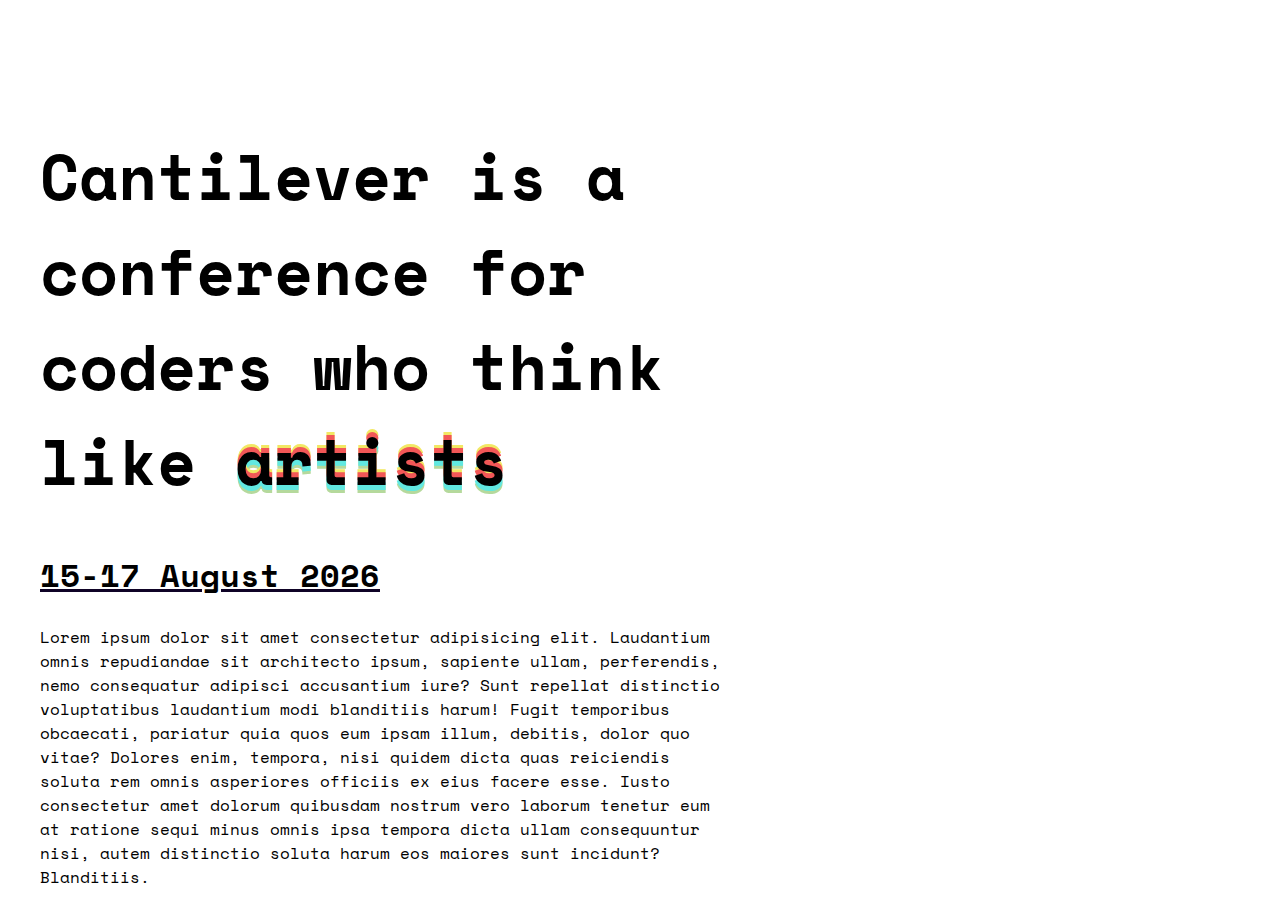
<file: 0/index.html>
<!DOCTYPE html>
<html>
	<head>
		<meta charset="utf-8" />
		<meta http-equiv="X-UA-Compatible" content="IE=edge" />
		<title></title>
		<meta name="description" content="" />
		<meta name="viewport" content="width=device-width, initial-scale=1" />
		<link rel="preconnect" href="https://fonts.googleapis.com" />
		<link rel="preconnect" href="https://fonts.gstatic.com" crossorigin />
		<link
			href="https://fonts.googleapis.com/css2?family=Space+Mono&display=swap"
			rel="stylesheet"
		/>
		<link rel="stylesheet" href="styles.css" />
	</head>
	<body>
		<div>
			<h1>
				Cantilever is a conference for coders who think like
				<span>artists</span>
			</h1>
			<h2>15-17 August 2026</h2>
			<p>
				Lorem ipsum dolor sit amet consectetur adipisicing elit.
				Laudantium omnis repudiandae sit architecto ipsum, sapiente
				ullam, perferendis, nemo consequatur adipisci accusantium iure?
				Sunt repellat distinctio voluptatibus laudantium modi blanditiis
				harum! Fugit temporibus obcaecati, pariatur quia quos eum ipsam
				illum, debitis, dolor quo vitae? Dolores enim, tempora, nisi
				quidem dicta quas reiciendis soluta rem omnis asperiores
				officiis ex eius facere esse. Iusto consectetur amet dolorum
				quibusdam nostrum vero laborum tenetur eum at ratione sequi
				minus omnis ipsa tempora dicta ullam consequuntur nisi, autem
				distinctio soluta harum eos maiores sunt incidunt? Blanditiis.
			</p>
		</div>
	</body>
</html>
</file>
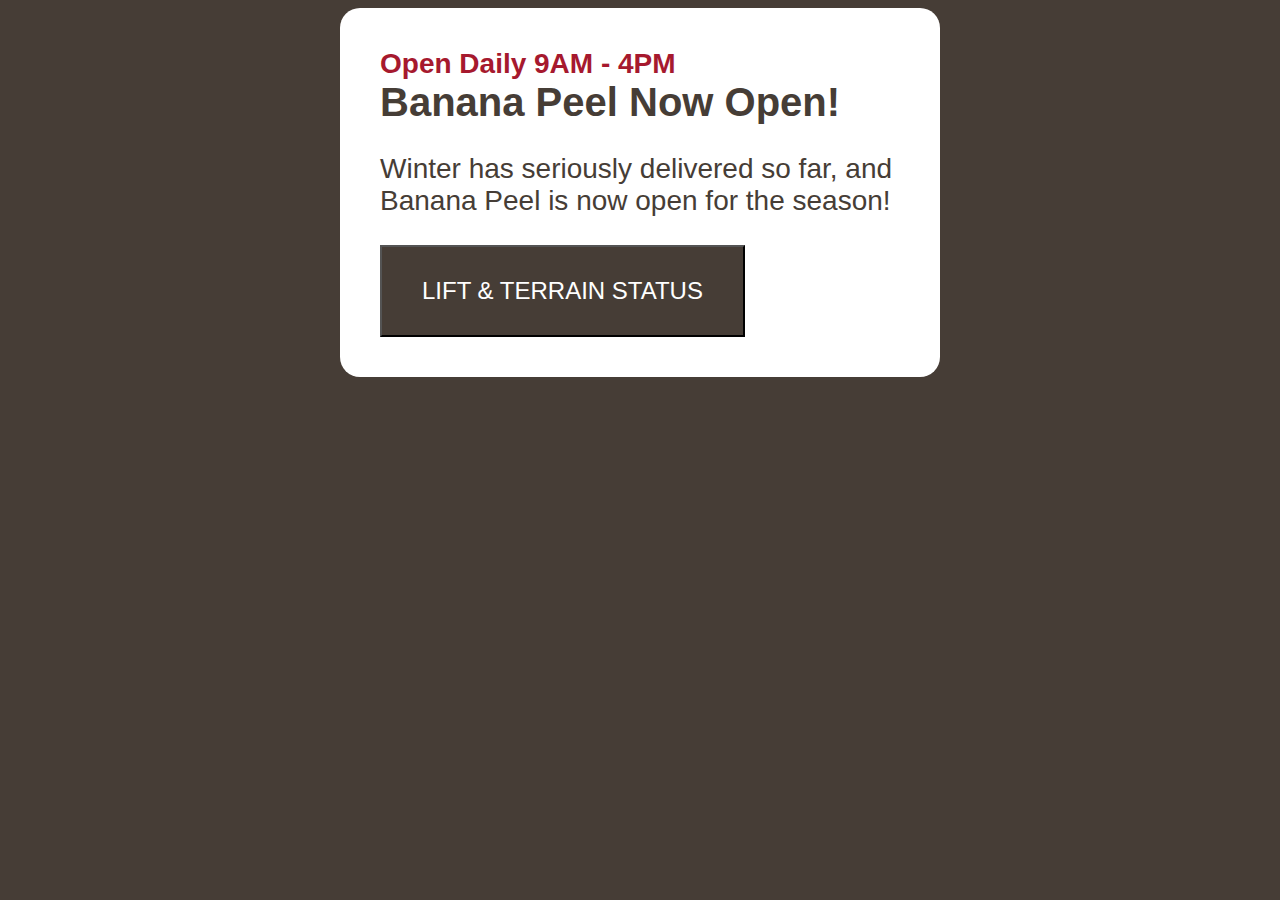
<file: 1/index.html>
<!DOCTYPE html>
<html>
	<head>
		<meta charset="utf-8" />
		<meta http-equiv="X-UA-Compatible" content="IE=edge" />
		<title></title>
		<meta name="description" content="" />
		<meta name="viewport" content="width=device-width, initial-scale=1" />
		<link rel="preconnect" href="https://fonts.googleapis.com" />
		<link rel="preconnect" href="https://fonts.gstatic.com" crossorigin />
		<link
			href="https://fonts.googleapis.com/css2?family=Space+Mono&display=swap"
			rel="stylesheet"
		/>
		<link rel="stylesheet" href="styles.css" />
	</head>
	<body>
		<div class="container">
			<h2>Open Daily 9AM - 4PM</h2>
			<h1>Banana Peel Now Open!</h1>
			<p>
				Winter has seriously delivered so far, and Banana Peel is now
				open for the season!
			</p>
			<button>Lift & Terrain Status</button>
		</div>
	</body>
</html>
</file>
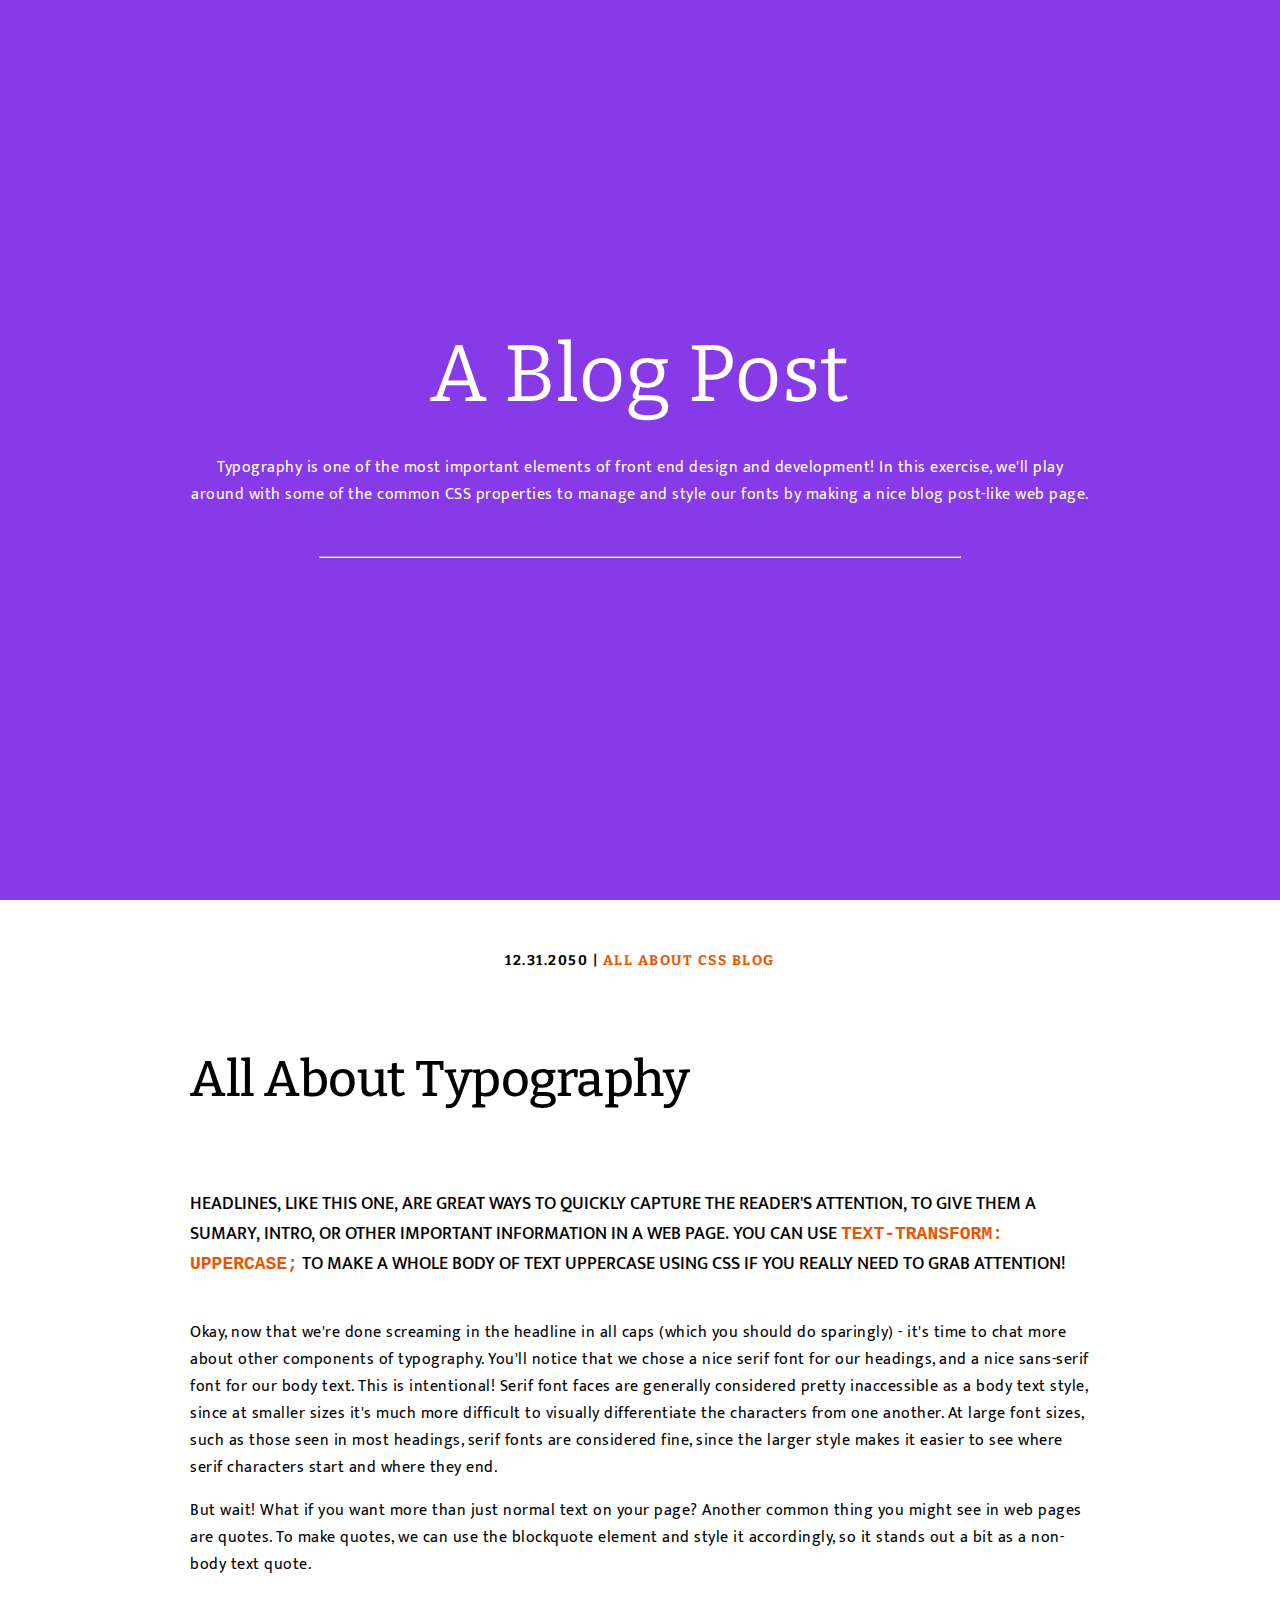
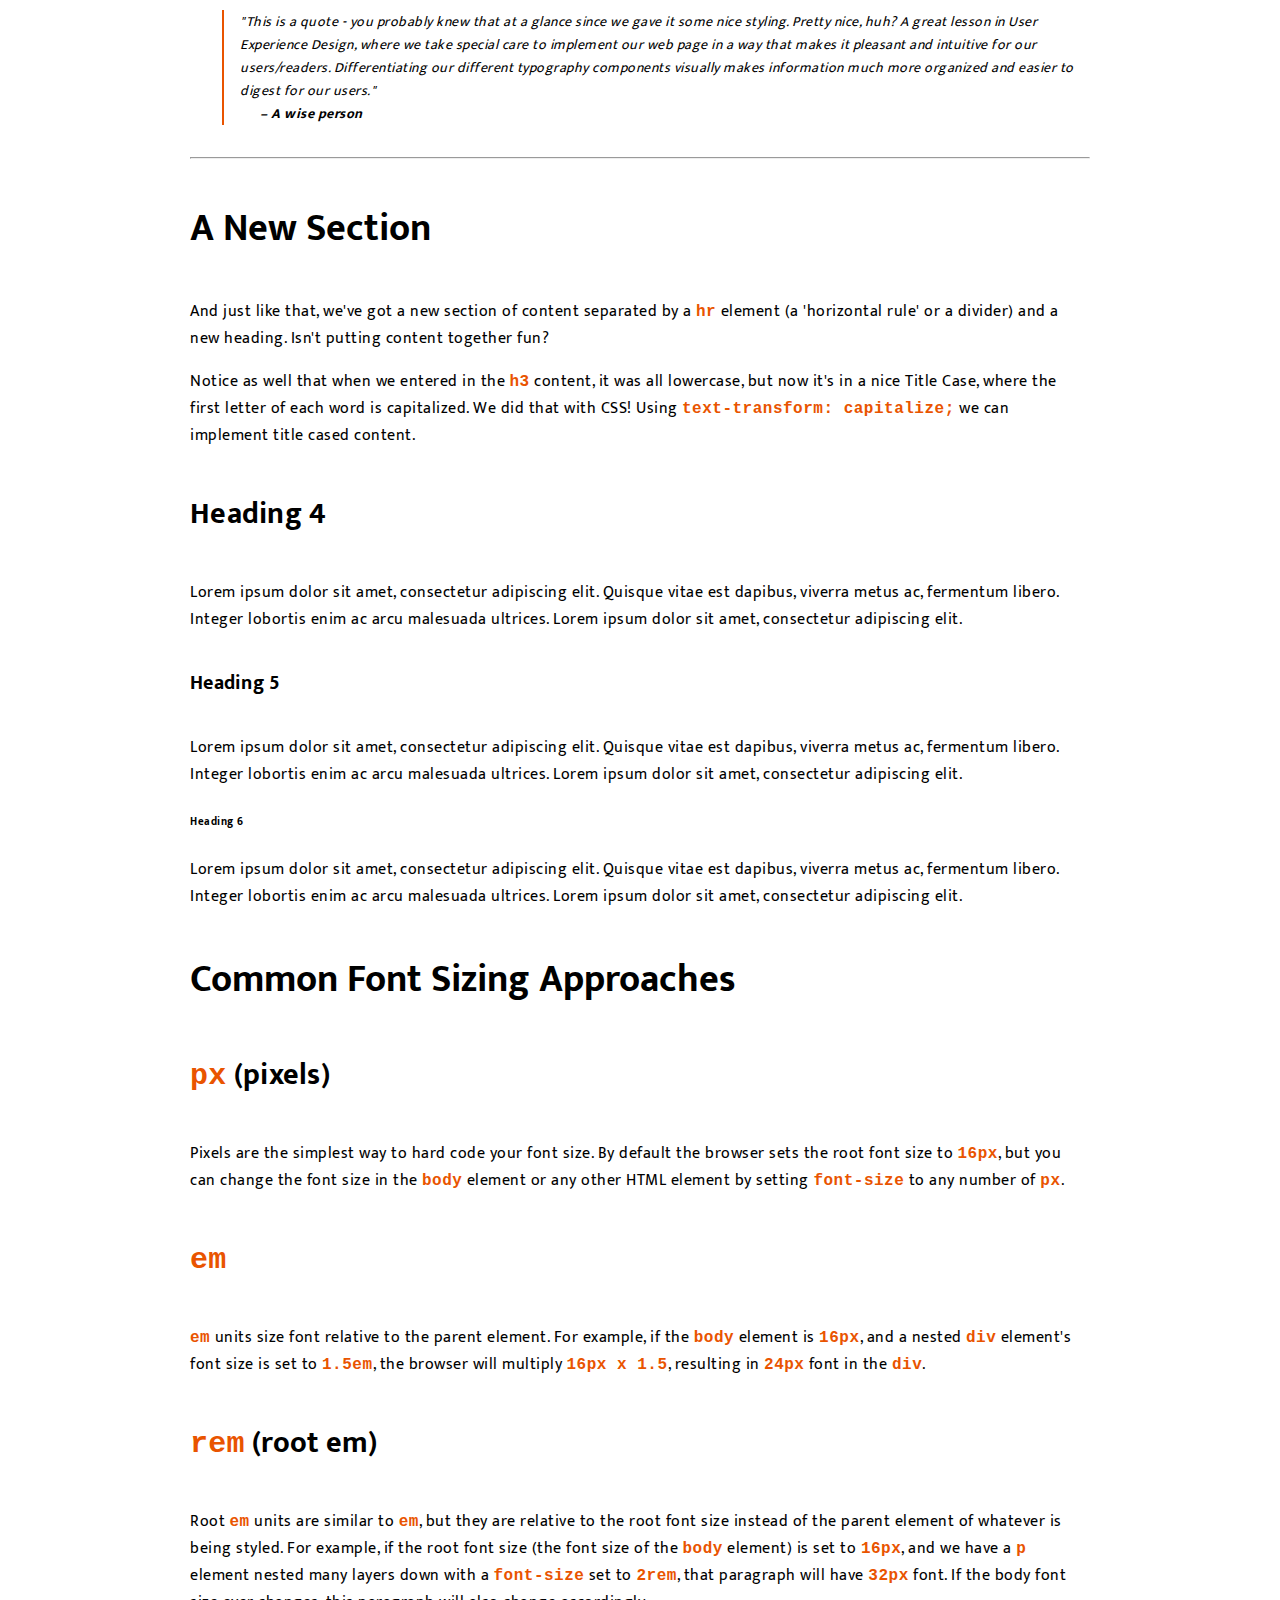
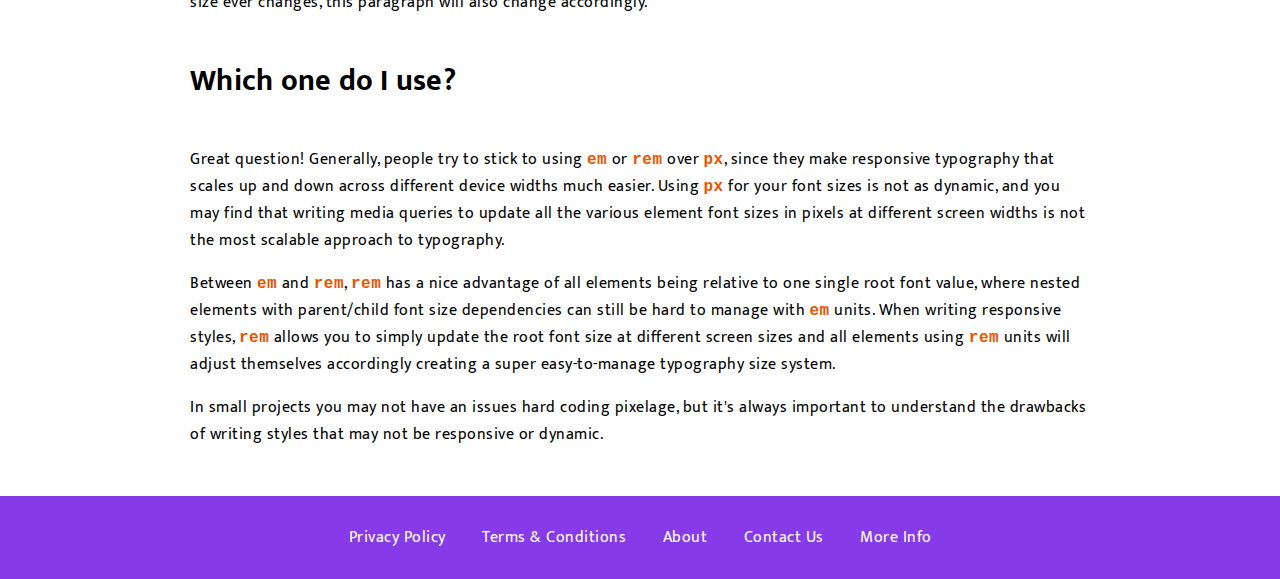
<file: 3/index.html>
<!DOCTYPE html>
<html>
	<head>
		<meta charset="utf-8" />
		<meta http-equiv="X-UA-Compatible" content="IE=edge" />
		<title>Typography Blog Post</title>
		<meta name="description" content="" />
		<meta name="viewport" content="width=device-width, initial-scale=1" />
		<link rel="stylesheet" href="styles.css" />
	</head>
	<body>
		<div class="hero">
			<h1>A Blog Post</h1>
			<p>
				Typography is one of the most important elements of front end
				design and development! In this exercise, we'll play around with
				some of the common CSS properties to manage and style our fonts
				by making a nice blog post-like web page.
			</p>
			<hr />
		</div>
		<div class="content">
			<p class="info">12.31.2050 | <span>ALL ABOUT CSS BLOG</span></p>
			<h2>All About Typography</h2>
			<p class="headline">
				Headlines, like this one, are great ways to quickly capture the
				reader's attention, to give them a sumary, intro, or other
				important information in a web page. You can use
				<code>text-transform: uppercase;</code> to make a whole body of
				text uppercase using CSS if you really need to grab attention!
			</p>
			<p>
				Okay, now that we're done screaming in the headline in all caps
				(which you should do sparingly) - it's time to chat more about
				other components of typography. You'll notice that we chose a
				nice serif font for our headings, and a nice sans-serif font for
				our body text. This is intentional! Serif font faces are
				generally considered pretty inaccessible as a body text style,
				since at smaller sizes it's much more difficult to visually
				differentiate the characters from one another. At large font
				sizes, such as those seen in most headings, serif fonts are
				considered fine, since the larger style makes it easier to see
				where serif characters start and where they end.
			</p>
			<p>
				But wait! What if you want more than just normal text on your
				page? Another common thing you might see in web pages are
				quotes. To make quotes, we can use the blockquote element and
				style it accordingly, so it stands out a bit as a non-body text
				quote.
			</p>
			<blockquote class="quote">
				"This is a quote - you probably knew that at a glance since we
				gave it some nice styling. Pretty nice, huh? A great lesson in
				User Experience Design, where we take special care to implement
				our web page in a way that makes it pleasant and intuitive for
				our users/readers. Differentiating our different typography
				components visually makes information much more organized and
				easier to digest for our users."
				<cite>– A wise person</cite>
			</blockquote>
			<hr />
			<h3>a new section</h3>
			<p>
				And just like that, we've got a new section of content separated
				by a <code>hr</code> element (a 'horizontal rule' or a divider)
				and a new heading. Isn't putting content together fun?
			</p>
			<p>
				Notice as well that when we entered in the
				<code>h3</code> content, it was all lowercase, but now it's in a
				nice Title Case, where the first letter of each word is
				capitalized. We did that with CSS! Using
				<code>text-transform: capitalize;</code> we can implement title
				cased content.
			</p>
			<h4>Heading 4</h4>
			<p>
				Lorem ipsum dolor sit amet, consectetur adipiscing elit. Quisque
				vitae est dapibus, viverra metus ac, fermentum libero. Integer
				lobortis enim ac arcu malesuada ultrices. Lorem ipsum dolor sit
				amet, consectetur adipiscing elit.
			</p>
			<h5>Heading 5</h5>
			<p>
				Lorem ipsum dolor sit amet, consectetur adipiscing elit. Quisque
				vitae est dapibus, viverra metus ac, fermentum libero. Integer
				lobortis enim ac arcu malesuada ultrices. Lorem ipsum dolor sit
				amet, consectetur adipiscing elit.
			</p>
			<h6>Heading 6</h6>
			<p>
				Lorem ipsum dolor sit amet, consectetur adipiscing elit. Quisque
				vitae est dapibus, viverra metus ac, fermentum libero. Integer
				lobortis enim ac arcu malesuada ultrices. Lorem ipsum dolor sit
				amet, consectetur adipiscing elit.
			</p>
			<h3>Common Font Sizing Approaches</h3>
			<h4><code>px</code> (pixels)</h4>
			<p>
				Pixels are the simplest way to hard code your font size. By
				default the browser sets the root font size to
				<code>16px</code>, but you can change the font size in the
				<code>body</code>
				element or any other HTML element by setting
				<code>font-size</code> to any number of <code>px</code>.
			</p>
			<h4><code>em</code></h4>
			<p>
				<code>em</code> units size font relative to the parent element.
				For example, if the <code>body</code> element is
				<code>16px</code>, and a nested <code>div</code> element's font
				size is set to <code>1.5em</code>, the browser will multiply
				<code>16px x 1.5</code>, resulting in <code>24px</code> font in
				the <code>div</code>.
			</p>
			<h4><code>rem</code> (root em)</h4>
			<p>
				Root <code>em</code> units are similar to <code>em</code>, but
				they are relative to the root font size instead of the parent
				element of whatever is being styled. For example, if the root
				font size (the font size of the <code>body</code> element) is
				set to <code>16px</code>, and we have a <code>p</code> element
				nested many layers down with a <code>font-size</code> set to
				<code>2rem</code>, that paragraph will have
				<code>32px</code> font. If the body font size ever changes, this
				paragraph will also change accordingly.
			</p>
			<h4>Which one do I use?</h4>
			<p>
				Great question! Generally, people try to stick to using
				<code>em</code> or <code>rem</code> over <code>px</code>, since
				they make responsive typography that scales up and down across
				different device widths much easier. Using <code>px</code> for
				your font sizes is not as dynamic, and you may find that writing
				media queries to update all the various element font sizes in
				pixels at different screen widths is not the most scalable
				approach to typography.
			</p>
			<p>
				Between <code>em</code> and <code>rem</code>,
				<code>rem</code> has a nice advantage of all elements being
				relative to one single root font value, where nested elements
				with parent/child font size dependencies can still be hard to
				manage with <code>em</code> units. When writing responsive
				styles, <code>rem</code> allows you to simply update the root
				font size at different screen sizes and all elements using
				<code>rem</code>
				units will adjust themselves accordingly creating a super
				easy-to-manage typography size system.
			</p>
			<p>
				In small projects you may not have an issues hard coding
				pixelage, but it's always important to understand the drawbacks
				of writing styles that may not be responsive or dynamic.
			</p>
		</div>
		<footer>
			<ul>
				<li>
					<a href="#privacy">Privacy Policy </a>
				</li>
				<li>
					<a href="#terms">Terms & Conditions</a>
				</li>
				<li>
					<a href="#about">About</a>
				</li>
				<li>
					<a href="#contact">Contact Us</a>
				</li>
				<li>
					<a href="#more">More Info</a>
				</li>
			</ul>
		</footer>
	</body>
</html>
</file>
<file: 0/styles.css>
body {
	font-family: 'Space Mono', monospace;
}

div {
	width: 55%;
	margin-left: 32px;
	margin-top: 128px;
}

h1 {
	font-size: 64px;
}

h2 {
	font-size: 32px;
	text-decoration: #0f0326 underline;
}

span {
	text-shadow: 0 -4.75px #f25757, 0 -8.25px #f2e863, 0 4.75px #61e8e1,
		0 8.25px #b5d99c;
}
</file>
<file: 1/styles.css>
body {
	font-family: sans-serif;
	color: #463d36;
	background-color: #463d36;
}

.container h2 {
	color: #a6192e;
	font-size: 28px;
	margin: 0;
}

.container h1 {
	font-size: 40px;
	margin: 0;
}

.container p {
	margin: 28px 0;
	font-size: 28px;
}

.container button {
	font-size: 24px;
	padding: 30px 40px;
	background-color: #463d36;
	text-transform: uppercase;
	color: white;
}

.container {
	width: 600px;
	background-color: white;
	margin: 0 auto;
	padding: 40px;
	border-radius: 20px;
	box-sizing: border-box;
}
</file>
<file: 3/styles.css>
@import url('https://fonts.googleapis.com/css2?family=Bitter:wght@300;400;500;700&family=Mukta:wght@300;400;500;700&display=swap');

body {
	font-family: Mukta, sans-serif;
	font-size: 16px;
	margin: 0;
	padding: 0;
	letter-spacing: 0.5px;
}

h1,
h2 {
	font-family: Bitter, serif;
	font-weight: 500;
}

h1 {
	margin: 0;
	font-size: 80px;
	font-weight: 400;
	letter-spacing: -1.5;
}

h2 {
	font-size: 50px;
	margin: 80px 0;
	letter-spacing: -0.5px;
}

h3 {
	font-size: 38px;
	letter-spacing: 0px;
}

h4 {
	font-size: 30px;
	letter-spacing: 0.25px;
}

h5 {
	font-size: 24px;
	letter-spacing: 0.25px;
}

h5 {
	font-size: 20px;
	letter-spacing: 0.25px;
}

.hero {
	background-color: #863ae8;
	color: white;
	height: 100vh;
	display: flex;
	flex-direction: column;
	justify-content: center;
	align-items: center;
}

.hero hr {
	width: 50%;
	color: white;
	margin: 32px 0;
}

.hero h1,
.hero p {
	width: 75%;
	margin: 16px 0;
	max-width: 900px;
	text-align: center;
}

.content {
	max-width: 900px;
	margin: 0 auto;
	padding: 32px;
}

.content h3 {
	text-transform: capitalize;
}

.info {
	text-align: center;
	text-transform: uppercase;
	font-family: Bitter, serif;
	font-weight: bold;
	font-size: 14px;
	letter-spacing: 1.5px;
	margin: 20px 0;
}

.info span {
	color: #e95400;
}

.headline {
	text-transform: uppercase;
	font-weight: 500;
	letter-spacing: 0px;
	margin: 40px 0;
	font-size: 18px;
}

.quote {
	font-style: italic;
	font-size: 14px;
	border-left: 2px solid #e95400;
	padding-left: 16px;
	margin: 32px 0 32px 32px;
}

.quote cite {
	display: block;
	font-weight: 700;
	margin-left: 20px;
}

code {
	color: #e95400;
	font-weight: bold;
}

footer {
	background-color: #863ae8;
}

footer ul {
	list-style: none;
	margin: 0 auto;
	max-width: 900px;
	text-align: center;
	padding: 28px;
}

footer ul li {
	display: inline;
	padding: 0 16px;
}

footer li a {
	text-decoration: none;
	color: white;
}

footer li a:hover {
	text-decoration: underline;
}
</file>
